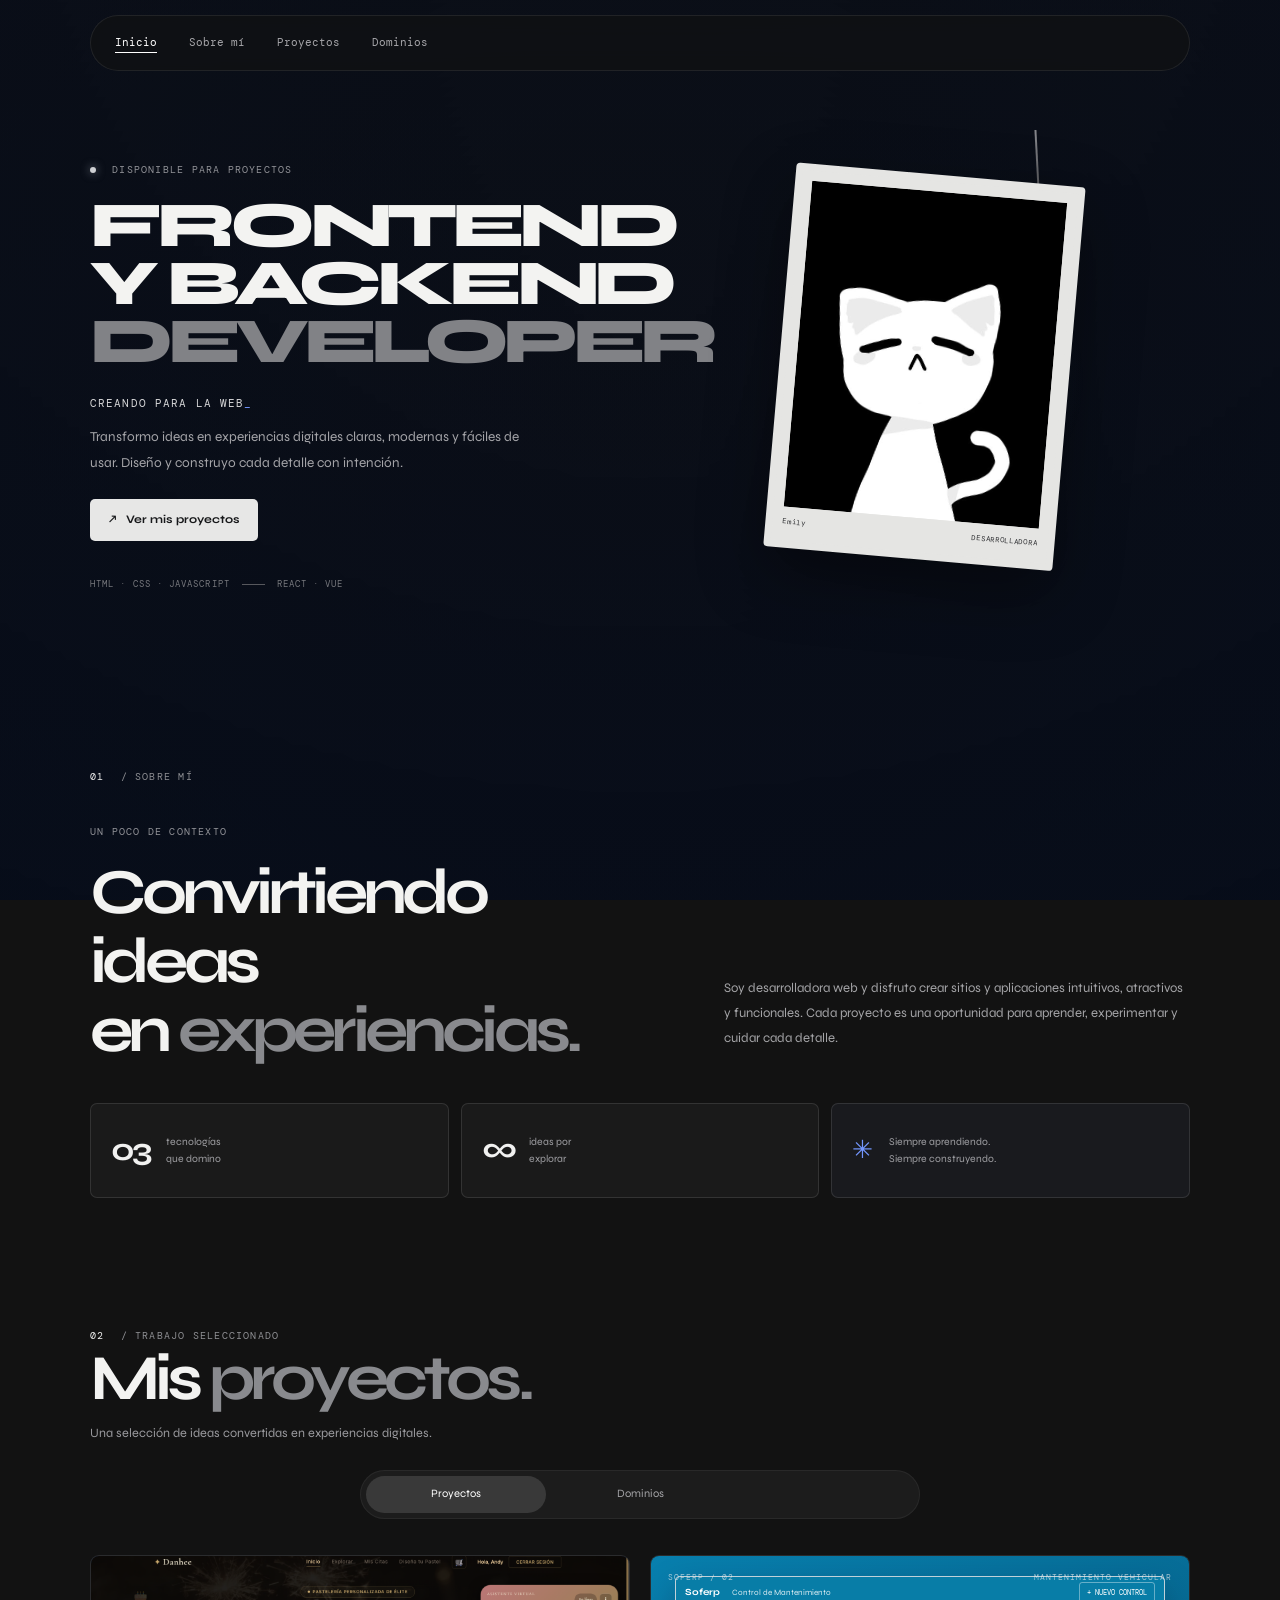
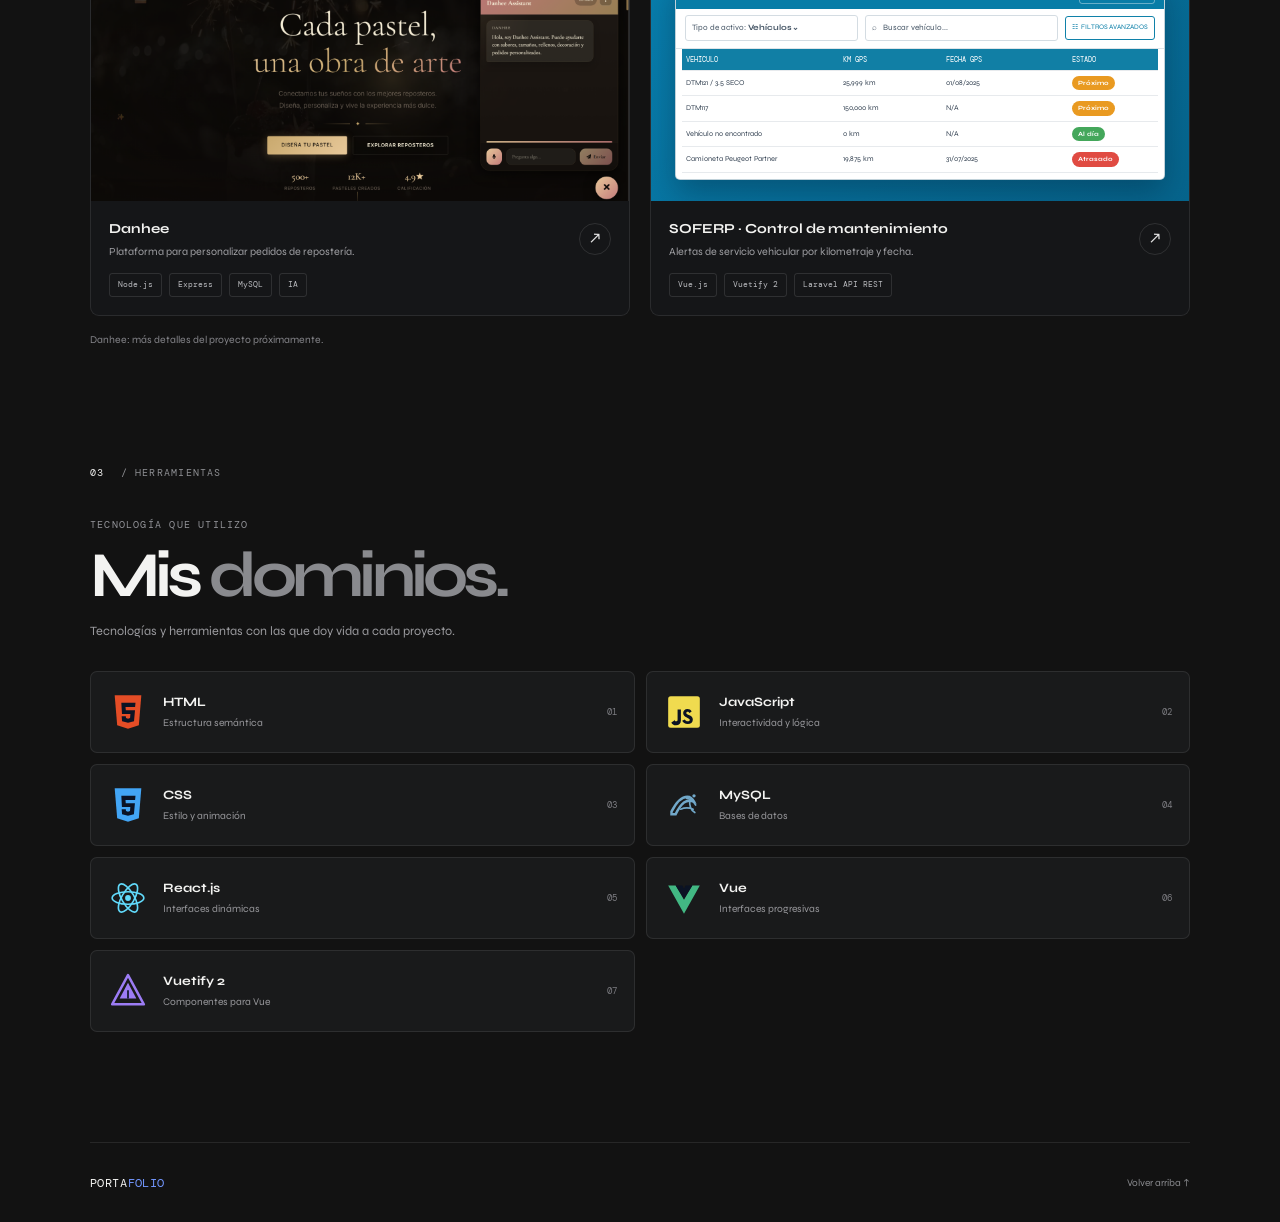
<file: index.html>
<!doctype html>
<html lang="es">
  <head>
    <meta charset="UTF-8" />
    <meta name="viewport" content="width=device-width, initial-scale=1.0" />
    <meta
      name="description"
      content="Portafolio personal de desarrollo web: proyectos, habilidades y formas de contacto."
    />
    <title>Portafolio | Desarrollo web</title>
    <link rel="preconnect" href="https://fonts.googleapis.com" />
    <link rel="preconnect" href="https://fonts.gstatic.com" crossorigin />
    <link
      href="https://fonts.googleapis.com/css2?family=DM+Mono:wght@400;500&family=Syne:wght@400;500;600;700;800&display=swap"
      rel="stylesheet"
    />
    <link rel="stylesheet" href="styles.css" />
    <script src="script.js" defer></script>
  </head>
  <body class="portfolio-home">
    <video class="page-background-video" autoplay muted loop playsinline preload="metadata" aria-hidden="true" tabindex="-1">
      <source src="assets/misty-torii-gate-live-wallpaper.mp4" type="video/mp4" />
    </video>
    <div class="cursor-glow" aria-hidden="true"></div>
    <header class="site-header">
      <nav class="navigation container" aria-label="Navegación principal">
        <button
          class="menu-toggle"
          type="button"
          aria-label="Abrir menú"
          aria-expanded="false"
          aria-controls="navigation-links"
        >
          <span></span><span></span>
        </button>
        <div class="navigation-links" id="navigation-links">
          <a href="#inicio">Inicio</a>
          <a href="#sobre-mi">Sobre mí</a>
          <a href="#proyectos">Proyectos</a>
          <a href="#dominios">Dominios</a>
        </div>
      </nav>
    </header>

    <main>
      <section class="hero section-shell" id="inicio">
        <div class="hero-copy">
          <p class="eyebrow"><span class="status-dot"></span> DISPONIBLE PARA PROYECTOS</p>
          <h1>Frontend y backend<br /><span>Developer</span></h1>
          <p class="hero-role">CREANDO PARA LA WEB<span>_</span></p>
          <p class="hero-description">
            Transformo ideas en experiencias digitales claras, modernas y fáciles de usar.
            Diseño y construyo cada detalle con intención.
          </p>
          <div class="hero-actions">
            <a class="button button-primary" href="#proyectos">↗ &nbsp; Ver mis proyectos</a>
          </div>
          <div class="hero-meta">
            <span>HTML · CSS · JAVASCRIPT</span>
            <span class="meta-divider"></span>
            <span>REACT · VUE</span>
          </div>
        </div>

        <div class="hero-art">
          <div class="portrait-hanger" aria-hidden="true"></div>
          <div class="portrait-frame">
            <div class="portrait">
              <img
                class="portrait-image"
                src="assets/profile-character.png"
                alt="Ilustración de un personaje con audífonos, estrellas y notas musicales"
              />
            </div>
            <div class="portrait-caption"><span>Emily</span><span>DESARROLLADORA</span></div>
          </div>
        </div>
      </section>

      <section class="about section-shell" id="sobre-mi">
        <div class="section-index">01 <span>/ SOBRE MÍ</span></div>
        <div class="about-content">
          <div>
            <p class="eyebrow">UN POCO DE CONTEXTO</p>
            <h2>Convirtiendo ideas<br />en <span>experiencias.</span></h2>
          </div>
          <div class="about-detail">
            <p>
              Soy desarrolladora web y disfruto crear sitios y aplicaciones intuitivos,
              atractivos y funcionales. Cada proyecto es una oportunidad para aprender,
              experimentar y cuidar cada detalle.
            </p>
          </div>
        </div>
        <div class="stats-grid">
          <article class="stat-card"><strong>03</strong><span>tecnologías<br />que domino</span></article>
          <article class="stat-card"><strong>∞</strong><span>ideas por<br />explorar</span></article>
          <article class="stat-note"><span class="note-mark">✳</span><p>Siempre aprendiendo.<br />Siempre construyendo.</p></article>
        </div>
      </section>

      <section class="projects section-shell" id="proyectos">
        <div class="section-heading">
          <div class="section-index">02 <span>/ TRABAJO SELECCIONADO</span></div>
          <h2>Mis <span>proyectos.</span></h2>
          <p class="section-intro">Una selección de ideas convertidas en experiencias digitales.</p>
          <nav class="showcase-switcher" aria-label="Secciones del portafolio">
            <a class="is-active" href="#proyectos" aria-current="page">Proyectos</a>
            <a href="#dominios">Dominios</a>
          </nav>
        </div>
        <div class="project-grid">
          <a class="project-card project-featured" href="proyecto-danhee.html" aria-label="Ver detalles del proyecto Danhee">
            <div class="project-visual visual-danhee">
              <img
                class="danhee-project-image"
                src="assets/danhee-home.png"
                alt="Página de inicio de Danhee con un asistente virtual para personalizar pasteles"
              />
            </div>
            <div class="project-info">
              <div><h3>Danhee</h3><p>Plataforma para personalizar pedidos de repostería.</p></div>
              <span class="project-arrow" aria-hidden="true">↗</span>
            </div>
            <div class="project-tags"><span>Node.js</span><span>Express</span><span>MySQL</span><span>IA</span></div>
          </a>

          <a class="project-card" href="proyecto-soferp.html" aria-label="Ver detalles del sistema SOFERP">
            <div class="project-visual visual-dashboard">
              <div class="visual-topline"><span>SOFERP / 02</span><span>MANTENIMIENTO VEHICULAR</span></div>
              <div class="soferp-dashboard">
                <div class="soferp-toolbar"><strong>Soferp</strong><span>Control de Mantenimiento</span><span class="soferp-button">+ NUEVO CONTROL</span></div>
                <div class="soferp-filters"><span>Tipo de activo: <b>Vehículos⌄</b></span><span>⌕ &nbsp; Buscar vehículo...</span><span>☷ &nbsp; FILTROS AVANZADOS</span></div>
                <div class="soferp-table" aria-label="Ejemplo de estados de mantenimiento de vehículos">
                  <div class="soferp-table-head"><span>VEHÍCULO</span><span>KM GPS</span><span>FECHA GPS</span><span>ESTADO</span></div>
                  <div class="soferp-table-row"><span>DTM121 / 3.5 SECO</span><span>25,999 km</span><span>01/08/2025</span><span class="service-status status-soon">Próximo</span></div>
                  <div class="soferp-table-row"><span>DTM117</span><span>150,000 km</span><span>N/A</span><span class="service-status status-soon">Próximo</span></div>
                  <div class="soferp-table-row"><span>Vehículo no encontrado</span><span>0 km</span><span>N/A</span><span class="service-status status-ok">Al día</span></div>
                  <div class="soferp-table-row"><span>Camioneta Peugeot Partner</span><span>19,875 km</span><span>31/07/2025</span><span class="service-status status-late">Atrasado</span></div>
                </div>
              </div>
            </div>
            <div class="project-info">
              <div><h3>SOFERP · Control de mantenimiento</h3><p>Alertas de servicio vehicular por kilometraje y fecha.</p></div>
              <span class="project-arrow" aria-hidden="true">↗</span>
            </div>
            <div class="project-tags"><span>Vue.js</span><span>Vuetify 2</span><span>Laravel API REST</span></div>
          </a>
        </div>
        <p class="sample-note">Danhee: más detalles del proyecto próximamente.</p>
      </section>

      <section class="domains section-shell" id="dominios">
        <div class="section-heading domains-heading">
          <div class="section-index">03 <span>/ HERRAMIENTAS</span></div>
          <p class="eyebrow">TECNOLOGÍA QUE UTILIZO</p>
          <h2>Mis <span>dominios.</span></h2>
          <p class="section-intro">Tecnologías y herramientas con las que doy vida a cada proyecto.</p>
        </div>
        <div class="domain-grid">
          <article class="domain-card">
            <span class="technology-logo logo-html" aria-hidden="true"><svg viewBox="0 0 48 48"><path d="M8 4h32l-3 36-13 4-13-4L8 4Z" fill="currentColor"/><path d="M16 13h17l-.5 5H21l.4 4h11l-1.2 13-7.2 2-7.1-2-.5-6h5l.2 2.3 2.5.7 2.4-.7.4-5H16.8L16 13Z" fill="#0b1324"/></svg></span>
            <div><h3>HTML</h3><p>Estructura semántica</p></div><span class="domain-number">01</span>
          </article>
          <article class="domain-card">
            <span class="technology-logo logo-js" aria-hidden="true"><svg viewBox="0 0 48 48"><rect x="5" y="5" width="38" height="38" rx="3" fill="currentColor"/><path d="M25 33c.8 1.3 1.7 2.2 3.5 2.2 1.5 0 2.4-.7 2.4-1.7 0-1.2-.9-1.6-2.6-2.4l-.9-.4c-2.6-1.1-4.4-2.5-4.4-5.4 0-2.7 2-4.8 5.2-4.8 2.2 0 3.8.8 5 2.9l-2.7 1.8c-.6-1.1-1.2-1.5-2.2-1.5-.9 0-1.5.6-1.5 1.4 0 1 .6 1.4 2.1 2.1l.9.4c3.1 1.3 4.8 2.7 4.8 5.7 0 3.3-2.6 5.1-6.1 5.1-3.4 0-5.6-1.6-6.7-3.8L25 33Zm-13 .4c.6 1 1.1 1.8 2.4 1.8 1.2 0 1.9-.5 1.9-2.3V21h4v13c0 4.1-2.4 6-5.8 6-3.1 0-4.8-1.6-5.7-3.5l3.2-2.1Z" fill="#0b1324"/></svg></span>
            <div><h3>JavaScript</h3><p>Interactividad y lógica</p></div><span class="domain-number">02</span>
          </article>
          <article class="domain-card">
            <span class="technology-logo logo-css" aria-hidden="true"><svg viewBox="0 0 48 48"><path d="M8 4h32l-3 36-13 4-13-4L8 4Z" fill="currentColor"/><path d="M16 13h17l-.5 5H21l.3 4h11l-1.2 13-7.1 2-7.1-2-.5-6h5l.2 2.3 2.4.7 2.4-.7.4-5H16.7L16 13Z" fill="#0b1324"/></svg></span>
            <div><h3>CSS</h3><p>Estilo y animación</p></div><span class="domain-number">03</span>
          </article>
          <article class="domain-card">
            <span class="technology-logo logo-mysql" aria-hidden="true"><svg viewBox="0 0 48 48"><path d="M9 32c6-12 12-18 19-18 4 0 6 2 8 6-5-2-8-2-12 1-4 3-7 8-10 14h-5v-3Z" fill="none" stroke="currentColor" stroke-width="3" stroke-linecap="round"/><path d="M27 16c5 0 8 3 11 8m-7-6c-1 8 1 12 6 15m-17-4c5-2 10-2 15 0" fill="none" stroke="currentColor" stroke-width="2" stroke-linecap="round"/><circle cx="36" cy="13" r="2" fill="currentColor"/></svg></span>
            <div><h3>MySQL</h3><p>Bases de datos</p></div><span class="domain-number">04</span>
          </article>
          <article class="domain-card">
            <span class="technology-logo logo-react" aria-hidden="true"><svg viewBox="0 0 48 48"><circle cx="24" cy="24" r="3.5" fill="currentColor"/><g fill="none" stroke="currentColor" stroke-width="2"><ellipse cx="24" cy="24" rx="19" ry="7.5"/><ellipse cx="24" cy="24" rx="19" ry="7.5" transform="rotate(60 24 24)"/><ellipse cx="24" cy="24" rx="19" ry="7.5" transform="rotate(120 24 24)"/></g></svg></span>
            <div><h3>React.js</h3><p>Interfaces dinámicas</p></div><span class="domain-number">05</span>
          </article>
          <article class="domain-card">
            <span class="technology-logo logo-vue" aria-hidden="true"><svg viewBox="0 0 48 48"><path d="M5 9h9l10 17L34 9h9L24 43 5 9Z" fill="currentColor"/><path d="M14 9h8l2 4 2-4h8L24 25 14 9Z" fill="#0b1324"/></svg></span>
            <div><h3>Vue</h3><p>Interfaces progresivas</p></div><span class="domain-number">06</span>
          </article>
          <article class="domain-card">
            <span class="technology-logo logo-vuetify" aria-hidden="true"><svg viewBox="0 0 48 48"><path d="M24 5 43 40H5L24 5Z" fill="none" stroke="currentColor" stroke-width="3" stroke-linejoin="round"/><path d="m24 14 10 19H14l10-19Z" fill="currentColor"/><path d="M24 23v10" stroke="#0b1324" stroke-width="2"/></svg></span>
            <div><h3>Vuetify 2</h3><p>Componentes para Vue</p></div><span class="domain-number">07</span>
          </article>
        </div>
      </section>

    </main>

    <footer class="site-footer container">
      <a class="brand" href="#inicio">PORTA<span>FOLIO</span></a>
      <a href="#inicio">Volver arriba ↑</a>
    </footer>
  </body>
</html>
</file>
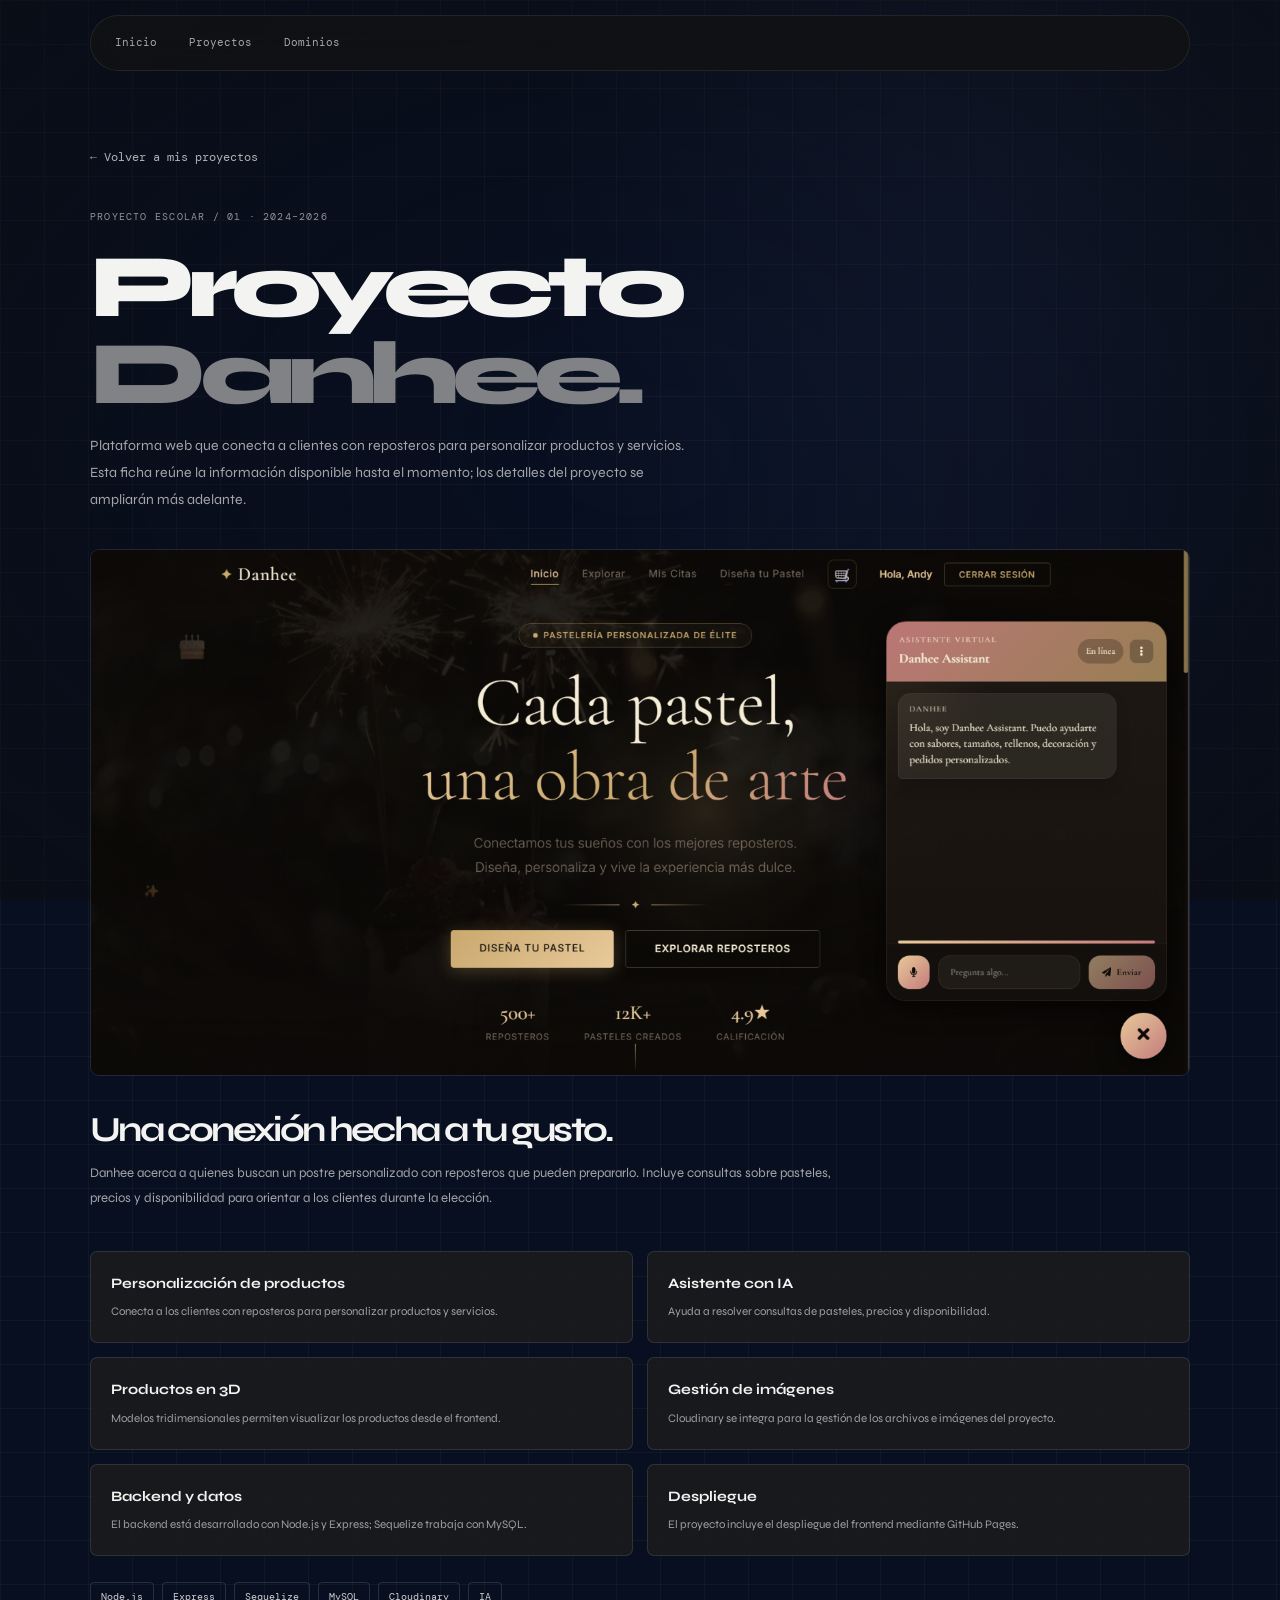
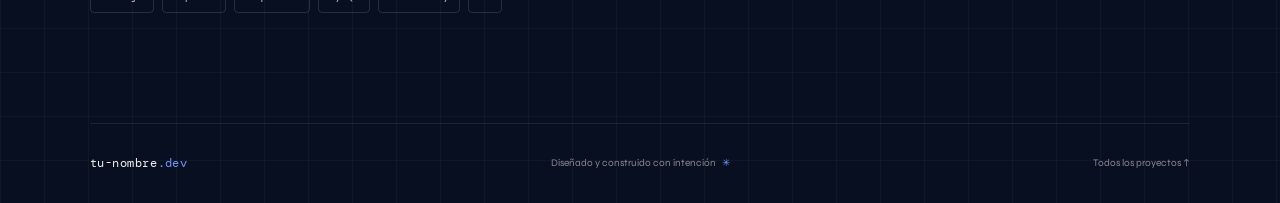
<file: proyecto-danhee.html>
<!doctype html>
<html lang="es">
  <head>
    <meta charset="UTF-8" />
    <meta name="viewport" content="width=device-width, initial-scale=1.0" />
    <meta name="description" content="Detalles del proyecto Danhee, una plataforma para personalizar pedidos de repostería." />
    <title>Danhee | Portafolio</title>
    <link rel="preconnect" href="https://fonts.googleapis.com" />
    <link rel="preconnect" href="https://fonts.gstatic.com" crossorigin />
    <link
      href="https://fonts.googleapis.com/css2?family=DM+Mono:wght@400;500&family=Syne:wght@400;500;600;700;800&display=swap"
      rel="stylesheet"
    />
    <link rel="stylesheet" href="styles.css" />
    <script src="script.js" defer></script>
  </head>
  <body>
    <header class="site-header">
      <nav class="navigation container" aria-label="Navegación principal">
        <div class="navigation-links">
          <a href="index.html#inicio">Inicio</a>
          <a href="index.html#proyectos">Proyectos</a>
          <a href="index.html#dominios">Dominios</a>
        </div>
      </nav>
    </header>

    <main class="project-detail section-shell">
      <a class="detail-breadcrumb" href="index.html#proyectos">← Volver a mis proyectos</a>
      <header class="detail-heading">
        <p class="eyebrow">PROYECTO ESCOLAR / 01 · 2024–2026</p>
        <h1>Proyecto <span>Danhee.</span></h1>
        <p>
          Plataforma web que conecta a clientes con reposteros para personalizar
          productos y servicios. Esta ficha reúne la información disponible hasta el
          momento; los detalles del proyecto se ampliarán más adelante.
        </p>
      </header>

      <div class="detail-preview detail-preview-danhee">
        <button
          class="detail-image-trigger"
          type="button"
          aria-haspopup="dialog"
          aria-label="Ampliar imagen de la página de inicio de Danhee"
        >
          <img
            class="detail-project-image"
            src="assets/danhee-home.png"
            alt="Página de inicio de Danhee con un asistente virtual para personalizar pasteles"
          />
          <span class="detail-image-hint" aria-hidden="true">↗ Ampliar imagen</span>
        </button>
      </div>
      <dialog class="image-lightbox" aria-label="Vista ampliada de Danhee">
        <button class="image-lightbox-close" type="button" aria-label="Cerrar imagen ampliada">Cerrar ×</button>
        <img
          src="assets/danhee-home.png"
          alt="Página de inicio de Danhee con un asistente virtual para personalizar pasteles"
        />
      </dialog>

      <section class="detail-overview">
        <h2>Una conexión hecha a tu gusto.</h2>
        <p>
          Danhee acerca a quienes buscan un postre personalizado con reposteros que
          pueden prepararlo. Incluye consultas sobre pasteles, precios y disponibilidad
          para orientar a los clientes durante la elección.
        </p>
      </section>

      <section class="detail-facts" aria-label="Características del proyecto">
        <article class="detail-fact">
          <h3>Personalización de productos</h3>
          <p>Conecta a los clientes con reposteros para personalizar productos y servicios.</p>
        </article>
        <article class="detail-fact">
          <h3>Asistente con IA</h3>
          <p>Ayuda a resolver consultas de pasteles, precios y disponibilidad.</p>
        </article>
        <article class="detail-fact">
          <h3>Productos en 3D</h3>
          <p>Modelos tridimensionales permiten visualizar los productos desde el frontend.</p>
        </article>
        <article class="detail-fact">
          <h3>Gestión de imágenes</h3>
          <p>Cloudinary se integra para la gestión de los archivos e imágenes del proyecto.</p>
        </article>
        <article class="detail-fact">
          <h3>Backend y datos</h3>
          <p>El backend está desarrollado con Node.js y Express; Sequelize trabaja con MySQL.</p>
        </article>
        <article class="detail-fact">
          <h3>Despliegue</h3>
          <p>El proyecto incluye el despliegue del frontend mediante GitHub Pages.</p>
        </article>
      </section>

      <div class="detail-tags" aria-label="Tecnologías utilizadas">
        <span>Node.js</span><span>Express</span><span>Sequelize</span><span>MySQL</span><span>Cloudinary</span><span>IA</span>
      </div>
    </main>

    <footer class="site-footer container">
      <a class="brand" href="index.html">tu-nombre<span>.dev</span></a>
      <p>Diseñado y construido con intención <span aria-hidden="true">✳</span></p>
      <a href="index.html#proyectos">Todos los proyectos ↑</a>
    </footer>
  </body>
</html>
</file>
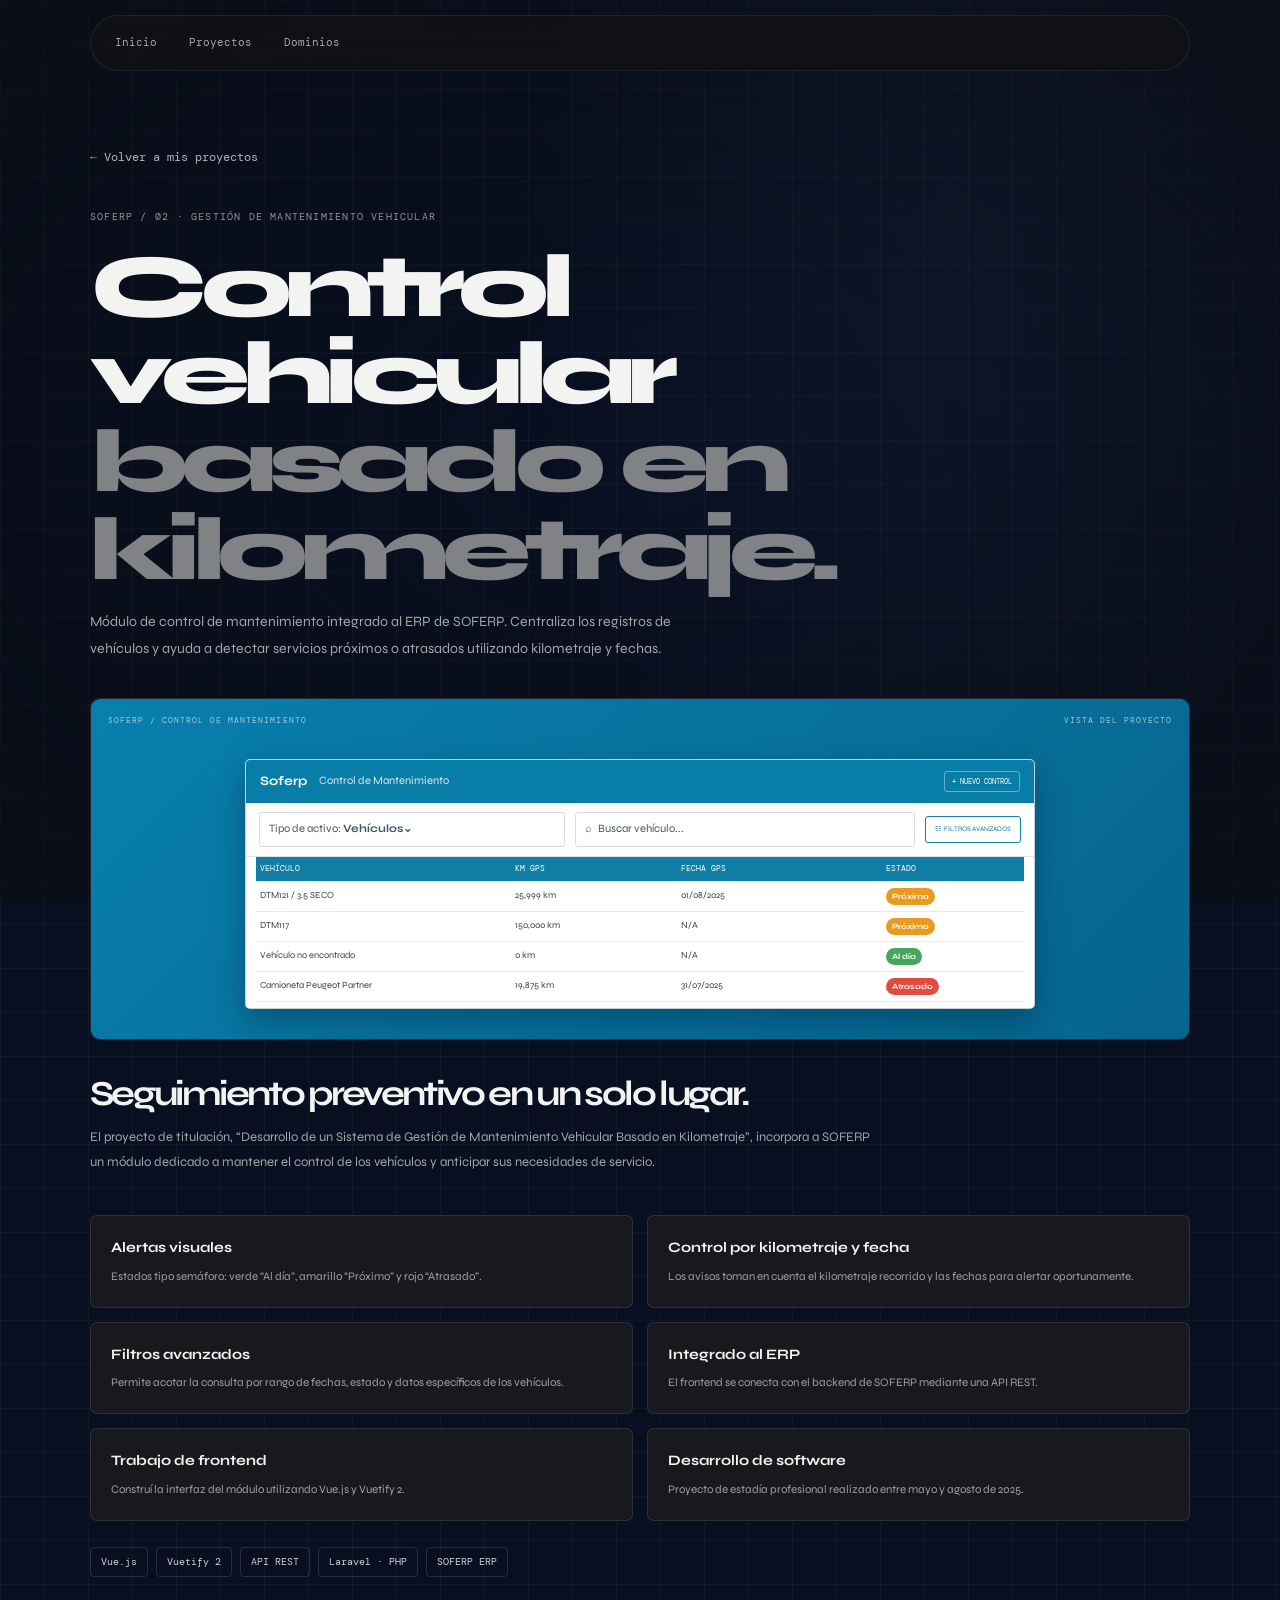
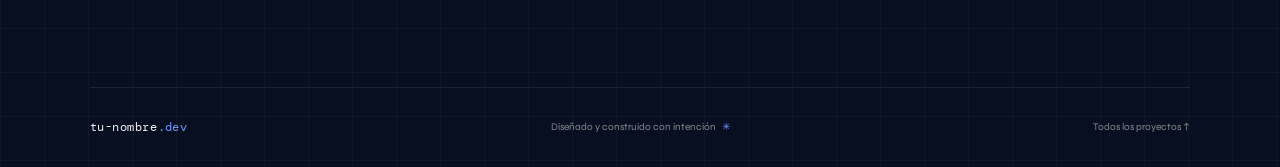
<file: proyecto-soferp.html>
<!doctype html>
<html lang="es">
  <head>
    <meta charset="UTF-8" />
    <meta name="viewport" content="width=device-width, initial-scale=1.0" />
    <meta name="description" content="SOFERP: sistema de mantenimiento vehicular basado en kilometraje, fechas y alertas visuales." />
    <title>SOFERP | Portafolio</title>
    <link rel="preconnect" href="https://fonts.googleapis.com" />
    <link rel="preconnect" href="https://fonts.gstatic.com" crossorigin />
    <link
      href="https://fonts.googleapis.com/css2?family=DM+Mono:wght@400;500&family=Syne:wght@400;500;600;700;800&display=swap"
      rel="stylesheet"
    />
    <link rel="stylesheet" href="styles.css" />
    <script src="script.js" defer></script>
  </head>
  <body>
    <header class="site-header">
      <nav class="navigation container" aria-label="Navegación principal">
        <div class="navigation-links">
          <a href="index.html#inicio">Inicio</a>
          <a href="index.html#proyectos">Proyectos</a>
          <a href="index.html#dominios">Dominios</a>
        </div>
      </nav>
    </header>

    <main class="project-detail section-shell">
      <a class="detail-breadcrumb" href="index.html#proyectos">← Volver a mis proyectos</a>
      <header class="detail-heading">
        <p class="eyebrow">SOFERP / 02 · GESTIÓN DE MANTENIMIENTO VEHICULAR</p>
        <h1>Control vehicular<br /><span>basado en kilometraje.</span></h1>
        <p>
          Módulo de control de mantenimiento integrado al ERP de SOFERP. Centraliza los
          registros de vehículos y ayuda a detectar servicios próximos o atrasados
          utilizando kilometraje y fechas.
        </p>
      </header>

      <div class="detail-preview">
        <div class="project-visual visual-dashboard">
          <div class="visual-topline"><span>SOFERP / CONTROL DE MANTENIMIENTO</span><span>VISTA DEL PROYECTO</span></div>
          <div class="soferp-dashboard soferp-dashboard-detail">
            <div class="soferp-toolbar"><strong>Soferp</strong><span>Control de Mantenimiento</span><span class="soferp-button">+ NUEVO CONTROL</span></div>
            <div class="soferp-filters"><span>Tipo de activo: <b>Vehículos⌄</b></span><span>⌕ &nbsp; Buscar vehículo...</span><span>☷ &nbsp; FILTROS AVANZADOS</span></div>
            <div class="soferp-table" aria-label="Ejemplo de estados de mantenimiento de vehículos">
              <div class="soferp-table-head"><span>VEHÍCULO</span><span>KM GPS</span><span>FECHA GPS</span><span>ESTADO</span></div>
              <div class="soferp-table-row"><span>DTM121 / 3.5 SECO</span><span>25,999 km</span><span>01/08/2025</span><span class="service-status status-soon">Próximo</span></div>
              <div class="soferp-table-row"><span>DTM117</span><span>150,000 km</span><span>N/A</span><span class="service-status status-soon">Próximo</span></div>
              <div class="soferp-table-row"><span>Vehículo no encontrado</span><span>0 km</span><span>N/A</span><span class="service-status status-ok">Al día</span></div>
              <div class="soferp-table-row"><span>Camioneta Peugeot Partner</span><span>19,875 km</span><span>31/07/2025</span><span class="service-status status-late">Atrasado</span></div>
            </div>
          </div>
        </div>
      </div>

      <section class="detail-overview">
        <h2>Seguimiento preventivo en un solo lugar.</h2>
        <p>
          El proyecto de titulación, “Desarrollo de un Sistema de Gestión de
          Mantenimiento Vehicular Basado en Kilometraje”, incorpora a SOFERP un módulo
          dedicado a mantener el control de los vehículos y anticipar sus necesidades
          de servicio.
        </p>
      </section>

      <section class="detail-facts" aria-label="Características del proyecto">
        <article class="detail-fact">
          <h3>Alertas visuales</h3>
          <p>Estados tipo semáforo: verde “Al día”, amarillo “Próximo” y rojo “Atrasado”.</p>
        </article>
        <article class="detail-fact">
          <h3>Control por kilometraje y fecha</h3>
          <p>Los avisos toman en cuenta el kilometraje recorrido y las fechas para alertar oportunamente.</p>
        </article>
        <article class="detail-fact">
          <h3>Filtros avanzados</h3>
          <p>Permite acotar la consulta por rango de fechas, estado y datos específicos de los vehículos.</p>
        </article>
        <article class="detail-fact">
          <h3>Integrado al ERP</h3>
          <p>El frontend se conecta con el backend de SOFERP mediante una API REST.</p>
        </article>
        <article class="detail-fact">
          <h3>Trabajo de frontend</h3>
          <p>Construí la interfaz del módulo utilizando Vue.js y Vuetify 2.</p>
        </article>
        <article class="detail-fact">
          <h3>Desarrollo de software</h3>
          <p>Proyecto de estadía profesional realizado entre mayo y agosto de 2025.</p>
        </article>
      </section>

      <div class="detail-tags" aria-label="Tecnologías utilizadas">
        <span>Vue.js</span><span>Vuetify 2</span><span>API REST</span><span>Laravel · PHP</span><span>SOFERP ERP</span>
      </div>
    </main>

    <footer class="site-footer container">
      <a class="brand" href="index.html">tu-nombre<span>.dev</span></a>
      <p>Diseñado y construido con intención <span aria-hidden="true">✳</span></p>
      <a href="index.html#proyectos">Todos los proyectos ↑</a>
    </footer>
  </body>
</html>
</file>
<file: styles.css>
:root {
  color-scheme: dark;
  --background: #080f20;
  --surface: rgba(17, 29, 50, 0.84);
  --surface-light: #1b2944;
  --text: #f3f3f1;
  --muted: #929398;
  --accent: #7397ff;
  --accent-dark: #263d76;
  --border: rgba(255, 255, 255, 0.11);
  --font-body: "Syne", sans-serif;
  --font-mono: "DM Mono", monospace;
}

* {
  box-sizing: border-box;
}

html {
  scroll-behavior: smooth;
  scroll-padding-top: 90px;
}

body {
  min-width: 320px;
  margin: 0;
  background-color: var(--background);
  background-image:
    linear-gradient(rgba(255, 255, 255, 0.032) 1px, transparent 1px),
    linear-gradient(90deg, rgba(255, 255, 255, 0.032) 1px, transparent 1px),
    radial-gradient(ellipse at 76% 14%, rgba(48, 66, 112, 0.17), transparent 33%);
  background-size: 44px 44px, 44px 44px, auto;
  color: var(--text);
  font-family: var(--font-body);
  line-height: 1.65;
}

.portfolio-home {
  background-color: transparent;
  background-image: none;
}

.portfolio-home::before {
  z-index: 1;
  background:
    linear-gradient(180deg, rgba(5, 12, 28, 0.48), rgba(5, 12, 28, 0.68)),
    radial-gradient(ellipse at 50% 35%, transparent 0%, rgba(5, 12, 28, 0.35) 100%);
}

.page-background-video {
  position: fixed;
  z-index: 0;
  inset: 0;
  width: 100%;
  height: 100%;
  object-fit: cover;
  pointer-events: none;
}

.cursor-glow {
  position: fixed;
  z-index: 3;
  top: 0;
  left: 0;
  width: 360px;
  aspect-ratio: 1;
  border-radius: 50%;
  background: radial-gradient(
    circle,
    rgba(129, 166, 255, 0.22) 0%,
    rgba(89, 132, 242, 0.12) 28%,
    rgba(67, 107, 211, 0.045) 48%,
    transparent 70%
  );
  opacity: 0;
  pointer-events: none;
  transform: translate3d(var(--cursor-x, -500px), var(--cursor-y, -500px), 0)
    translate(-50%, -50%);
  transition: opacity 180ms ease;
  mix-blend-mode: screen;
}

.cursor-glow.is-visible {
  opacity: 1;
}

.portfolio-home > header,
.portfolio-home > main,
.portfolio-home > footer {
  position: relative;
  z-index: 2;
}

body::before {
  position: fixed;
  z-index: -1;
  background: radial-gradient(ellipse, transparent 10%, rgba(12, 13, 15, 0.53) 100%);
  content: "";
  inset: 0;
  pointer-events: none;
}

a {
  color: inherit;
  text-decoration: none;
}

button {
  font: inherit;
}

.container,
.section-shell {
  width: min(1100px, calc(100% - 64px));
  margin-inline: auto;
}

.site-header {
  position: sticky;
  z-index: 10;
  top: 0;
  padding-top: 15px;
  pointer-events: none;
}

.navigation {
  position: relative;
  display: flex;
  min-height: 56px;
  align-items: center;
  justify-content: space-between;
  padding-inline: 24px;
  border: 1px solid rgba(255, 255, 255, 0.08);
  border-radius: 40px;
  background: rgba(17, 18, 20, 0.86);
  backdrop-filter: blur(16px);
  pointer-events: auto;
}

.navigation::after {
  position: absolute;
  right: 22px;
  bottom: 0;
  left: 22px;
  height: 2px;
  background: var(--accent);
  content: "";
  pointer-events: none;
  transform: scaleX(var(--scroll-progress, 0));
  transform-origin: left;
}

.brand {
  font-family: var(--font-mono);
  font-size: 0.78rem;
  letter-spacing: 0.04em;
}

.brand span {
  color: var(--accent);
}

.navigation-links {
  display: flex;
  align-items: center;
  gap: 32px;
  color: #a6a6aa;
  font-family: var(--font-mono);
  font-size: 0.67rem;
}

.navigation-links a {
  transition: color 180ms ease;
}

.navigation-links a:hover,
.navigation-links a:focus-visible {
  color: #fff;
}

.navigation-links a[aria-current="location"] {
  color: #fff;
  text-decoration: underline;
  text-underline-offset: 6px;
}

.navigation-links a:focus-visible,
.menu-toggle:focus-visible,
.site-footer a:focus-visible,
.detail-image-trigger:focus-visible,
.image-lightbox button:focus-visible {
  outline: 2px solid var(--accent);
  outline-offset: 4px;
}

.navigation-links .nav-contact {
  padding: 5px 10px;
  border: 1px solid var(--border);
  border-radius: 20px;
  color: #fff;
}

.menu-toggle {
  display: none;
}

.hero {
  display: grid;
  min-height: 620px;
  align-items: center;
  grid-template-columns: 1.12fr 0.88fr;
  gap: 32px;
  padding-block: 74px 82px;
}

.eyebrow,
.section-index,
.hero-meta,
.visual-topline,
.art-coordinate {
  font-family: var(--font-mono);
  font-size: 0.63rem;
  letter-spacing: 0.12em;
}

.eyebrow {
  margin: 0 0 18px;
  color: var(--muted);
}

.status-dot {
  display: inline-block;
  width: 6px;
  height: 6px;
  margin-right: 9px;
  border-radius: 50%;
  background: #ced0d3;
  box-shadow: 0 0 10px rgba(216, 220, 231, 0.55);
}

h1,
h2,
h3,
p {
  margin-top: 0;
}

.hero h1 {
  margin: 0 0 7px;
  font-size: clamp(2.8rem, 5vw, 4.5rem);
  font-weight: 800;
  letter-spacing: -0.085em;
  line-height: 0.91;
  text-transform: uppercase;
}

.hero h1 span {
  color: #818286;
}

.hero-role {
  margin: 22px 0 12px;
  color: #d7d7d8;
  font-family: var(--font-mono);
  font-size: 0.7rem;
  letter-spacing: 0.1em;
}

.hero-role span {
  color: var(--accent);
  animation: blink 1s step-end infinite;
}

@keyframes blink {
  50% { opacity: 0; }
}

.hero-description {
  max-width: 450px;
  margin-bottom: 23px;
  color: #a5a5a9;
  font-size: 0.85rem;
  line-height: 1.9;
}

.hero-actions {
  display: flex;
  align-items: center;
  flex-wrap: wrap;
  gap: 10px;
}

.button {
  display: inline-flex;
  min-height: 42px;
  align-items: center;
  justify-content: center;
  padding: 0 17px;
  border: 1px solid transparent;
  border-radius: 5px;
  font-size: 0.72rem;
  font-weight: 700;
  transition: background 180ms ease, transform 180ms ease, border-color 180ms ease;
}

.button:hover {
  transform: translateY(-2px);
}

.button-primary {
  background: #e7e7e6;
  color: #17181a;
}

.button-primary:hover {
  background: #fff;
}

.hero-meta {
  display: flex;
  align-items: center;
  gap: 12px;
  margin-top: 36px;
  color: #77787d;
  font-size: 0.56rem;
}

.meta-divider {
  width: 23px;
  height: 1px;
  background: #57585d;
}

.hero-art {
  position: relative;
  display: grid;
  min-height: 410px;
  align-items: start;
  justify-items: center;
  padding-top: 8px;
  perspective: 800px;
}

.portrait-hanger {
  position: absolute;
  top: -42px;
  right: 25%;
  width: 2px;
  height: 98px;
  background: linear-gradient(#86878c, #36373a);
  transform: rotate(-3deg);
}

.portrait-hanger::after {
  position: absolute;
  bottom: -10px;
  left: -9px;
  width: 18px;
  height: 18px;
  border: 2px solid #85868a;
  border-radius: 50%;
  content: "";
}

.portrait-frame {
  position: relative;
  width: min(290px, 84%);
  padding: 10px 10px 13px;
  border: 7px solid #e5e5e3;
  border-radius: 4px;
  background: #e5e5e3;
  box-shadow: 0 24px 65px rgba(0, 0, 0, 0.46);
  transform: rotate(5deg);
  transform-origin: 70% 0;
  animation: portrait-sway 7s ease-in-out infinite alternate;
}

@keyframes portrait-sway {
  from { transform: rotate(3deg); }
  to { transform: rotate(6deg); }
}

.portrait {
  position: relative;
  height: 327px;
  overflow: hidden;
}

.portrait-image {
  display: block;
  width: 100%;
  height: 100%;
  object-fit: cover;
  object-position: center;
}

.portrait-caption {
  display: flex;
  justify-content: space-between;
  padding-top: 9px;
  color: #2c2d30;
  font-family: var(--font-mono);
  font-size: 0.45rem;
  letter-spacing: 0.1em;
}

.art-coordinate {
  position: absolute;
  right: 3%;
  bottom: 3px;
  color: #77787d;
  font-size: 0.53rem;
}

.section-index {
  color: #f0f0ef;
}

.section-index span {
  margin-left: 9px;
  color: #8e8f93;
}

.about {
  padding-block: 78px 112px;
}

.about-content {
  display: grid;
  grid-template-columns: 1.1fr 0.9fr;
  gap: 64px;
  align-items: end;
  margin-top: 38px;
}

h2 {
  margin-bottom: 0;
  font-size: clamp(2.4rem, 5vw, 4.2rem);
  font-weight: 700;
  letter-spacing: -0.075em;
  line-height: 1.08;
}

h2 span {
  color: #898a8e;
}

.about-detail p {
  margin-bottom: 15px;
  color: #a4a4a7;
  font-size: 0.82rem;
  line-height: 1.9;
}

.text-link {
  color: #dedede;
  font-size: 0.71rem;
  font-weight: 600;
}

.text-link span {
  margin-left: 6px;
  color: var(--accent);
}

.stats-grid {
  display: grid;
  grid-template-columns: repeat(3, 1fr);
  gap: 12px;
  margin-top: 37px;
}

.stat-card,
.stat-note {
  display: flex;
  min-height: 95px;
  align-items: center;
  gap: 16px;
  padding: 16px 20px;
  border: 1px solid var(--border);
  border-radius: 7px;
  background: rgba(255, 255, 255, 0.035);
}

.stat-card strong {
  color: #f1f1f0;
  font-size: 2rem;
  font-weight: 700;
  letter-spacing: -0.1em;
  line-height: 1;
}

.stat-card span,
.stat-note p {
  margin-bottom: 0;
  color: #a0a0a4;
  font-size: 0.65rem;
}

.stat-note {
  background: rgba(115, 132, 174, 0.08);
}

.note-mark {
  color: var(--accent);
  font-size: 1.55rem;
}

.projects {
  padding-block: 18px 110px;
}

.section-heading {
  margin-bottom: 30px;
}

.section-heading .eyebrow {
  margin-top: 35px;
  margin-bottom: 8px;
}

.section-heading h2 {
  font-size: clamp(2.35rem, 5vw, 4rem);
}

.section-intro {
  margin: 10px 0 0;
  color: #9a9a9e;
  font-size: 0.79rem;
}

.showcase-switcher {
  display: grid;
  width: min(560px, 100%);
  grid-template-columns: repeat(3, 1fr);
  gap: 4px;
  margin: 26px auto 36px;
  padding: 5px;
  border: 1px solid rgba(255, 255, 255, 0.06);
  border-radius: 32px;
  background: rgba(255, 255, 255, 0.045);
}

.showcase-switcher a {
  padding: 9px 12px;
  border-radius: 26px;
  color: #a6a6a9;
  font-size: 0.7rem;
  text-align: center;
  transition: background 180ms ease, color 180ms ease;
}

.showcase-switcher a:hover,
.showcase-switcher .is-active {
  background: rgba(255, 255, 255, 0.13);
  color: #fff;
}

.project-grid {
  display: grid;
  grid-template-columns: repeat(2, minmax(0, 1fr));
  gap: 20px;
}

.project-card {
  display: block;
  min-width: 0;
  padding-bottom: 18px;
  overflow: hidden;
  border: 1px solid rgba(255, 255, 255, 0.09);
  border-radius: 9px;
  background: rgba(23, 24, 26, 0.85);
  transition: border-color 180ms ease, transform 180ms ease;
}

.project-card:hover {
  border-color: rgba(255, 255, 255, 0.26);
  transform: translateY(-3px);
}

.project-visual {
  position: relative;
  display: grid;
  min-height: 245px;
  place-items: center;
  overflow: hidden;
}

.visual-danhee {
  background: linear-gradient(140deg, #263751, #1d283b);
}

.project-card .visual-danhee {
  height: 245px;
  min-height: 0;
}

.visual-dashboard {
  background: linear-gradient(135deg, #087fae, #06658d);
}

.visual-topline {
  position: absolute;
  z-index: 1;
  top: 15px;
  right: 17px;
  left: 17px;
  display: flex;
  justify-content: space-between;
  color: rgba(238, 238, 237, 0.68);
  font-size: 0.53rem;
}

.danhee-project-image {
  position: absolute;
  inset: 0;
  width: 100%;
  height: 100%;
  object-fit: cover;
  object-position: center;
}

.soferp-dashboard {
  width: min(91%, 660px);
  overflow: hidden;
  border: 1px solid rgba(5, 71, 105, 0.25);
  border-radius: 5px;
  background: #fff;
  color: #28394a;
  font-family: var(--font-body);
  font-size: 0.51rem;
  box-shadow: 0 14px 32px rgba(0, 29, 49, 0.35);
}

.soferp-toolbar {
  display: flex;
  min-height: 31px;
  align-items: center;
  gap: 12px;
  padding: 5px 9px;
  background: #087da7;
  color: #fff;
}

.soferp-toolbar strong {
  font-size: 0.59rem;
}

.soferp-toolbar > span:not(.soferp-button) {
  color: rgba(255, 255, 255, 0.85);
}

.soferp-button {
  margin-left: auto;
  padding: 4px 7px;
  border: 1px solid rgba(255, 255, 255, 0.38);
  border-radius: 3px;
  color: #fff;
  font-family: var(--font-mono);
  font-size: 0.42rem;
  white-space: nowrap;
}

.soferp-filters {
  display: grid;
  min-height: 40px;
  align-items: center;
  grid-template-columns: 0.9fr 1fr auto;
  gap: 7px;
  padding: 6px 9px;
  border-bottom: 1px solid #dfe4e8;
  color: #455565;
}

.soferp-filters > span {
  min-width: 0;
  padding: 5px 6px;
  border: 1px solid #d4dce2;
  border-radius: 3px;
  background: #fff;
  overflow: hidden;
  text-overflow: ellipsis;
  white-space: nowrap;
}

.soferp-filters > span:last-child {
  border-color: #1081a9;
  color: #087da7;
  font-size: 0.43rem;
}

.soferp-table {
  padding: 0 6px 6px;
}

.soferp-table-head,
.soferp-table-row {
  display: grid;
  align-items: center;
  grid-template-columns: 1.25fr 0.8fr 1fr 0.67fr;
  gap: 5px;
  padding: 5px 4px;
  border-bottom: 1px solid #e7eaed;
}

.soferp-table-head {
  background: #117fa5;
  color: #fff;
  font-family: var(--font-mono);
  font-size: 0.42rem;
}

.soferp-table-row {
  min-height: 22px;
  color: #354353;
  font-size: 0.46rem;
}

.soferp-table-row > span:first-child {
  overflow: hidden;
  text-overflow: ellipsis;
  white-space: nowrap;
}

.service-status {
  justify-self: start;
  padding: 2px 6px;
  border-radius: 10px;
  color: #fff;
  font-size: 0.4rem;
  font-weight: 700;
}

.status-soon { background: #e99a21; }
.status-ok { background: #44a75b; }
.status-late { background: #e04b42; }

.detail-preview .visual-dashboard {
  padding: 45px 18px 16px;
}

.soferp-dashboard-detail {
  width: min(92%, 790px);
  font-size: 0.7rem;
}

.soferp-dashboard-detail .soferp-toolbar {
  min-height: 43px;
  padding-inline: 14px;
}

.soferp-dashboard-detail .soferp-toolbar strong {
  font-size: 0.81rem;
}

.soferp-dashboard-detail .soferp-filters {
  min-height: 54px;
  gap: 10px;
  padding: 9px 13px;
}

.soferp-dashboard-detail .soferp-filters > span {
  padding: 7px 9px;
}

.soferp-dashboard-detail .soferp-table {
  padding-inline: 10px;
}

.soferp-dashboard-detail .soferp-table-head {
  font-size: 0.52rem;
}

.soferp-dashboard-detail .soferp-table-row {
  min-height: 30px;
  font-size: 0.58rem;
}

.soferp-dashboard-detail .service-status {
  font-size: 0.5rem;
}

.project-info {
  display: flex;
  align-items: center;
  justify-content: space-between;
  gap: 15px;
  padding: 17px 18px 12px;
}

.project-info h3 {
  margin-bottom: 3px;
  font-size: 0.86rem;
}

.project-info p {
  margin-bottom: 0;
  color: #a0a0a4;
  font-size: 0.67rem;
}

.project-arrow {
  display: grid;
  width: 32px;
  height: 32px;
  flex: 0 0 auto;
  place-items: center;
  border: 1px solid var(--border);
  border-radius: 50%;
  color: #e5e5e5;
}

.project-tags {
  display: flex;
  flex-wrap: wrap;
  gap: 7px;
  padding-inline: 18px;
}

.project-tags span {
  padding: 4px 8px;
  border: 1px solid rgba(255, 255, 255, 0.11);
  border-radius: 3px;
  color: #bbbcc0;
  font-family: var(--font-mono);
  font-size: 0.53rem;
}

.sample-note {
  margin: 15px 0 0;
  color: #85858a;
  font-size: 0.65rem;
}

.domains {
  padding-block: 7px 110px;
}

.domains-heading {
  margin-bottom: 30px;
}

.domain-grid {
  display: grid;
  grid-template-columns: repeat(2, minmax(0, 1fr));
  gap: 11px;
}

.domain-card {
  display: flex;
  min-height: 82px;
  align-items: center;
  gap: 15px;
  padding: 14px 17px;
  border: 1px solid rgba(255, 255, 255, 0.09);
  border-radius: 7px;
  background: rgba(27, 28, 30, 0.83);
  transition: border-color 180ms ease, background 180ms ease, transform 180ms ease;
}

.domain-card:hover {
  border-color: rgba(255, 255, 255, 0.26);
  background: rgba(35, 36, 39, 0.94);
  transform: translateY(-2px);
}

.technology-logo {
  display: grid;
  width: 40px;
  height: 40px;
  flex: 0 0 auto;
  place-items: center;
  color: #d2d2d1;
}

.technology-logo svg {
  width: 100%;
  height: 100%;
}

.logo-html { color: #e44d26; }
.logo-js { color: #f0db4f; }
.logo-css { color: #42a5f5; }
.logo-mysql { color: #71a8c9; }
.logo-react { color: #61dafb; }
.logo-vue { color: #42b883; }
.logo-vuetify { color: #9c7cf4; }

.domain-card h3 {
  margin: 0 0 2px;
  font-size: 0.8rem;
}

.domain-card p {
  margin: 0;
  color: #99999d;
  font-size: 0.64rem;
}

.domain-number {
  margin-left: auto;
  color: #7e7e83;
  font-family: var(--font-mono);
  font-size: 0.56rem;
}

.contact {
  padding-bottom: 72px;
}

.contact-card {
  position: relative;
  display: flex;
  min-height: 240px;
  align-items: center;
  justify-content: space-between;
  gap: 25px;
  padding: 40px 7%;
  overflow: hidden;
  border: 1px solid rgba(255, 255, 255, 0.11);
  border-radius: 9px;
  background: linear-gradient(120deg, rgba(31, 32, 35, 0.95), rgba(22, 23, 26, 0.89));
}

.contact-card h2 {
  font-size: clamp(2rem, 4.4vw, 3.55rem);
}

.button-light {
  position: relative;
  z-index: 1;
  flex: 0 0 auto;
  background: #e9e9e7;
  color: #17181a;
}

.button-light:hover {
  background: #fff;
}

.contact-spark {
  position: absolute;
  right: 21%;
  bottom: -82px;
  color: rgba(186, 197, 225, 0.07);
  font-size: 15rem;
  line-height: 1;
}

.site-footer {
  display: flex;
  min-height: 80px;
  align-items: center;
  justify-content: space-between;
  gap: 20px;
  border-top: 1px solid rgba(255, 255, 255, 0.09);
}

.site-footer p,
.site-footer > a:last-child {
  margin: 0;
  color: #88898d;
  font-size: 0.63rem;
}

.site-footer p span {
  margin-left: 4px;
  color: var(--accent);
}

.site-footer > a:last-child:hover {
  color: #fff;
}

.project-detail {
  padding-block: 72px 110px;
}

.detail-breadcrumb {
  display: inline-block;
  margin-bottom: 42px;
  color: #b1b1b5;
  font-family: var(--font-mono);
  font-size: 0.72rem;
}

.detail-breadcrumb:hover {
  color: #fff;
}

.detail-heading {
  max-width: 750px;
  margin-bottom: 36px;
}

.detail-heading h1 {
  margin-bottom: 14px;
  font-size: clamp(2.8rem, 7vw, 5.6rem);
  font-weight: 800;
  letter-spacing: -0.08em;
  line-height: 0.98;
}

.detail-heading h1 span {
  color: #818286;
}

.detail-heading > p:last-child {
  max-width: 620px;
  color: #a5a5a9;
  font-size: 0.88rem;
  line-height: 1.9;
}

.detail-preview {
  min-height: 340px;
  margin-bottom: 35px;
  border: 1px solid rgba(255, 255, 255, 0.1);
  border-radius: 9px;
}

.detail-preview-danhee {
  overflow: hidden;
}

.detail-image-trigger {
  position: relative;
  display: block;
  width: 100%;
  padding: 0;
  overflow: hidden;
  border: 0;
  background: transparent;
  cursor: zoom-in;
}

.detail-project-image {
  display: block;
  width: 100%;
  height: auto;
  transition: transform 250ms ease;
}

.detail-image-trigger:hover .detail-project-image {
  transform: scale(1.015);
}

.detail-image-hint {
  position: absolute;
  right: 16px;
  bottom: 16px;
  padding: 7px 11px;
  border: 1px solid rgba(255, 255, 255, 0.18);
  border-radius: 5px;
  background: rgba(10, 15, 28, 0.84);
  color: #fff;
  font-family: var(--font-mono);
  font-size: 0.66rem;
  opacity: 0;
  transition: opacity 180ms ease;
}

.detail-image-trigger:hover .detail-image-hint,
.detail-image-trigger:focus-visible .detail-image-hint {
  opacity: 1;
}

.image-lightbox {
  position: fixed;
  width: min(1200px, 94vw);
  max-width: none;
  max-height: 92vh;
  padding: 14px;
  overflow: auto;
  border: 1px solid var(--border);
  border-radius: 10px;
  background: #101522;
  color: var(--text);
}

.image-lightbox::backdrop {
  background: rgba(4, 7, 14, 0.85);
  backdrop-filter: blur(5px);
}

.image-lightbox img {
  display: block;
  width: 100%;
  max-height: calc(92vh - 70px);
  object-fit: contain;
}

.image-lightbox-close {
  display: block;
  margin: 0 0 10px auto;
  padding: 8px 12px;
  border: 1px solid var(--border);
  border-radius: 5px;
  background: var(--surface-light);
  color: var(--text);
  cursor: pointer;
}

body.has-reveal .reveal-on-scroll {
  opacity: 0;
  transform: translateY(18px);
  transition: opacity 600ms ease, transform 600ms ease;
}

body.has-reveal .reveal-on-scroll.is-visible {
  opacity: 1;
  transform: translateY(0);
}

.project-card:nth-child(2),
.domain-card:nth-child(even) {
  transition-delay: 80ms;
}

.detail-preview .project-visual {
  min-height: 340px;
  border-radius: inherit;
}

.detail-overview {
  max-width: 780px;
  margin-bottom: 40px;
}

.detail-overview h2,
.detail-facts h2 {
  margin-bottom: 12px;
  font-size: clamp(1.5rem, 3.5vw, 2.2rem);
}

.detail-overview p {
  margin: 0;
  color: #a5a5a9;
  font-size: 0.82rem;
  line-height: 1.9;
}

.detail-facts {
  display: grid;
  grid-template-columns: repeat(2, minmax(0, 1fr));
  gap: 14px;
}

.detail-fact {
  padding: 20px;
  border: 1px solid var(--border);
  border-radius: 7px;
  background: rgba(27, 28, 30, 0.83);
}

.detail-fact h3 {
  margin-bottom: 6px;
  font-size: 0.9rem;
}

.detail-fact p {
  margin: 0;
  color: #a0a0a4;
  font-size: 0.72rem;
  line-height: 1.8;
}

.detail-tags {
  display: flex;
  flex-wrap: wrap;
  gap: 8px;
  margin-top: 26px;
}

.detail-tags span {
  padding: 6px 10px;
  border: 1px solid rgba(255, 255, 255, 0.13);
  border-radius: 4px;
  color: #d0d0d3;
  font-family: var(--font-mono);
  font-size: 0.63rem;
}

@media (max-width: 760px) {
  .container,
  .section-shell {
    width: min(100% - 40px, 560px);
  }

  .site-header {
    padding-top: 10px;
  }

  .navigation {
    min-height: 54px;
    padding-inline: 18px;
  }

  .menu-toggle {
    display: grid;
    width: 38px;
    height: 38px;
    align-content: center;
    justify-items: center;
    gap: 5px;
    border: 0;
    border-radius: 50%;
    background: transparent;
    cursor: pointer;
  }

  .menu-toggle span {
    width: 17px;
    height: 1px;
    background: var(--text);
    transition: transform 180ms ease;
  }

  .menu-toggle[aria-expanded="true"] span:first-child {
    transform: translateY(3px) rotate(45deg);
  }

  .menu-toggle[aria-expanded="true"] span:last-child {
    transform: translateY(-3px) rotate(-45deg);
  }

  .navigation-links {
    position: absolute;
    top: 68px;
    right: 20px;
    left: 20px;
    display: none;
    align-items: stretch;
    gap: 0;
    padding: 10px 18px 16px;
    border: 1px solid var(--border);
    border-radius: 14px;
    background: rgba(20, 21, 23, 0.97);
  }

  .navigation-links.is-open {
    display: flex;
    flex-direction: column;
  }

  .navigation-links a {
    padding: 10px 0;
  }

  .navigation-links .nav-contact {
    align-self: flex-start;
    padding: 6px 11px;
    margin-top: 7px;
  }

  .hero {
    min-height: 0;
    grid-template-columns: 1fr;
    gap: 13px;
    padding-block: 70px 48px;
  }

  .hero h1 {
      font-size: clamp(1.75rem, 9vw, 3.35rem);
  }

  .hero-description {
    max-width: 500px;
  }

  .hero-art {
    min-height: 385px;
    margin-top: 19px;
  }

  .portrait-frame {
    width: 270px;
  }

  .portrait {
    height: 290px;
  }

  .portrait-hanger {
    top: -35px;
    right: 24%;
    height: 88px;
  }

  .art-coordinate {
    right: 4%;
    bottom: 2px;
  }

  .about {
    padding-block: 68px 86px;
  }

  .about-content {
    grid-template-columns: 1fr;
    gap: 20px;
    margin-top: 30px;
  }

  .stats-grid {
    grid-template-columns: repeat(2, minmax(0, 1fr));
    margin-top: 30px;
  }

  .stat-note {
    grid-column: 1 / -1;
    min-height: 78px;
  }

  .projects {
    padding-bottom: 83px;
  }

  .section-heading .eyebrow {
    margin-top: 28px;
  }

  .project-grid {
    grid-template-columns: 1fr;
    gap: 16px;
  }

  .project-visual {
    min-height: 235px;
  }

  .project-card .visual-danhee {
    height: 235px;
  }

  .soferp-dashboard {
    width: 96%;
    font-size: 0.43rem;
  }

  .soferp-filters {
    grid-template-columns: 0.8fr 1fr auto;
    gap: 4px;
    padding-inline: 5px;
  }

  .soferp-filters > span {
    padding-inline: 3px;
  }

  .soferp-filters > span:last-child {
    font-size: 0.34rem;
  }

  .soferp-table-head,
  .soferp-table-row {
    grid-template-columns: 1fr 0.75fr 0.88fr 0.55fr;
    gap: 3px;
    padding-inline: 2px;
  }

  .soferp-table-head {
    font-size: 0.34rem;
  }

  .soferp-table-row {
    font-size: 0.37rem;
  }

  .service-status {
    padding-inline: 4px;
    font-size: 0.34rem;
  }

  .project-detail {
    padding-block: 55px 82px;
  }

  .detail-breadcrumb {
    margin-bottom: 32px;
  }

  .detail-preview,
  .detail-preview .project-visual {
    min-height: 270px;
  }

  .detail-facts {
    grid-template-columns: 1fr;
  }

  .domains {
    padding-bottom: 82px;
  }

  .domain-grid {
    grid-template-columns: 1fr;
  }

  .contact {
    padding-bottom: 48px;
  }

  .contact-card {
    min-height: 275px;
    align-items: flex-start;
    flex-direction: column;
    justify-content: center;
    gap: 22px;
    padding: 29px;
  }

  .contact-spark {
    right: -25px;
    bottom: -80px;
  }
}

@media (max-width: 420px) {
  .container,
  .section-shell {
    width: calc(100% - 32px);
  }

  .hero-actions {
    align-items: flex-start;
    flex-direction: column;
  }

  .hero-art {
    min-height: 350px;
  }

  .portrait-frame {
    width: 245px;
  }

  .portrait {
    height: 265px;
  }

  .stat-card {
    min-height: 88px;
    gap: 11px;
    padding: 13px;
  }

  .stat-card strong {
    font-size: 1.75rem;
  }

  .showcase-switcher a {
    padding-inline: 5px;
    font-size: 0.65rem;
  }

  .project-visual {
    min-height: 215px;
  }

  .project-card .visual-danhee {
    height: 215px;
  }

  .soferp-table-head,
  .soferp-table-row {
    grid-template-columns: 0.9fr 0.7fr 0.78fr 0.54fr;
    gap: 2px;
    padding-inline: 1px;
  }

  .soferp-table-head {
    font-size: 0.3rem;
  }

  .soferp-table-row {
    font-size: 0.33rem;
  }

  .portfolio-layout {
    width: 83%;
    padding-inline: 15px;
  }

  .portfolio-orb {
    width: 72px;
    height: 72px;
  }

  .site-footer {
    min-height: 108px;
    flex-wrap: wrap;
    justify-content: space-between;
    padding-block: 19px;
  }

  .site-footer p {
    order: 1;
    width: 100%;
  }
}

@media (prefers-reduced-motion: reduce) {
  *,
  *::before,
  *::after {
    scroll-behavior: auto !important;
    animation-duration: 0.01ms !important;
    animation-iteration-count: 1 !important;
    transition-duration: 0.01ms !important;
  }

  body.has-reveal .reveal-on-scroll {
    opacity: 1;
    transform: none;
  }
}

.portfolio-home .hero-copy > * {
  animation: home-enter 650ms cubic-bezier(0.2, 0.7, 0.2, 1) both;
}

.portfolio-home .hero-copy > :nth-child(2) { animation-delay: 80ms; }
.portfolio-home .hero-copy > :nth-child(3) { animation-delay: 150ms; }
.portfolio-home .hero-copy > :nth-child(4) { animation-delay: 220ms; }
.portfolio-home .hero-copy > :nth-child(5) { animation-delay: 290ms; }
.portfolio-home .hero-copy > :nth-child(6) { animation-delay: 360ms; }

@keyframes home-enter {
  from {
    opacity: 0;
    transform: translateY(16px);
  }
  to {
    opacity: 1;
    transform: translateY(0);
  }
}

.portfolio-home .hero-art {
  transition: transform 240ms ease-out;
  transform: translate3d(var(--parallax-x, 0px), var(--parallax-y, 0px), 0);
}

.portfolio-home .hero-art::before {
  position: absolute;
  top: 15%;
  left: 50%;
  width: 290px;
  aspect-ratio: 1;
  border-radius: 50%;
  background: radial-gradient(circle, rgba(82, 116, 199, 0.18), transparent 70%);
  content: "";
  pointer-events: none;
  transform: translate(-50%, 0);
  animation: home-glow 7s ease-in-out infinite alternate;
}

@keyframes home-glow {
  to { opacity: 0.55; transform: translate(-50%, 12px) scale(1.12); }
}

.portfolio-home .project-card {
  transition:
    border-color 240ms ease,
    box-shadow 240ms ease,
    transform 240ms cubic-bezier(0.2, 0.7, 0.2, 1);
}

.portfolio-home .project-card:hover,
.portfolio-home .project-card:focus-visible {
  border-color: rgba(115, 151, 255, 0.48);
  box-shadow: 0 16px 42px rgba(0, 0, 0, 0.24), 0 0 28px rgba(65, 100, 184, 0.1);
  transform: translateY(-5px);
}

.portfolio-home .danhee-project-image {
  transition: transform 500ms cubic-bezier(0.2, 0.7, 0.2, 1);
}

.portfolio-home .project-card:hover .danhee-project-image,
.portfolio-home .project-card:focus-visible .danhee-project-image {
  transform: scale(1.045);
}

.portfolio-home .project-arrow {
  transition: color 200ms ease, background 200ms ease, transform 200ms ease;
}

.portfolio-home .project-card:hover .project-arrow,
.portfolio-home .project-card:focus-visible .project-arrow {
  transform: translate(2px, -2px);
  border-color: var(--accent);
  background: var(--accent);
  color: var(--background);
}

.portfolio-home .domain-card {
  transition:
    border-color 220ms ease,
    background 220ms ease,
    box-shadow 220ms ease,
    transform 220ms cubic-bezier(0.2, 0.7, 0.2, 1);
}

.portfolio-home .domain-card:hover {
  border-color: rgba(115, 151, 255, 0.4);
  box-shadow: 0 10px 28px rgba(0, 0, 0, 0.18);
  transform: translateY(-3px);
}

.portfolio-home .technology-logo {
  transition: transform 240ms cubic-bezier(0.2, 0.7, 0.2, 1);
}

.portfolio-home .domain-card:hover .technology-logo {
  transform: scale(1.12) rotate(-5deg);
}

@media (prefers-reduced-motion: reduce) {
  .portfolio-home .hero-copy > *,
  .portfolio-home .hero-art::before {
    animation: none;
  }

  .page-background-video,
  .cursor-glow {
    display: none;
  }
}

@media (hover: none), (pointer: coarse) {
  .cursor-glow {
    display: none;
  }
}
</file>
